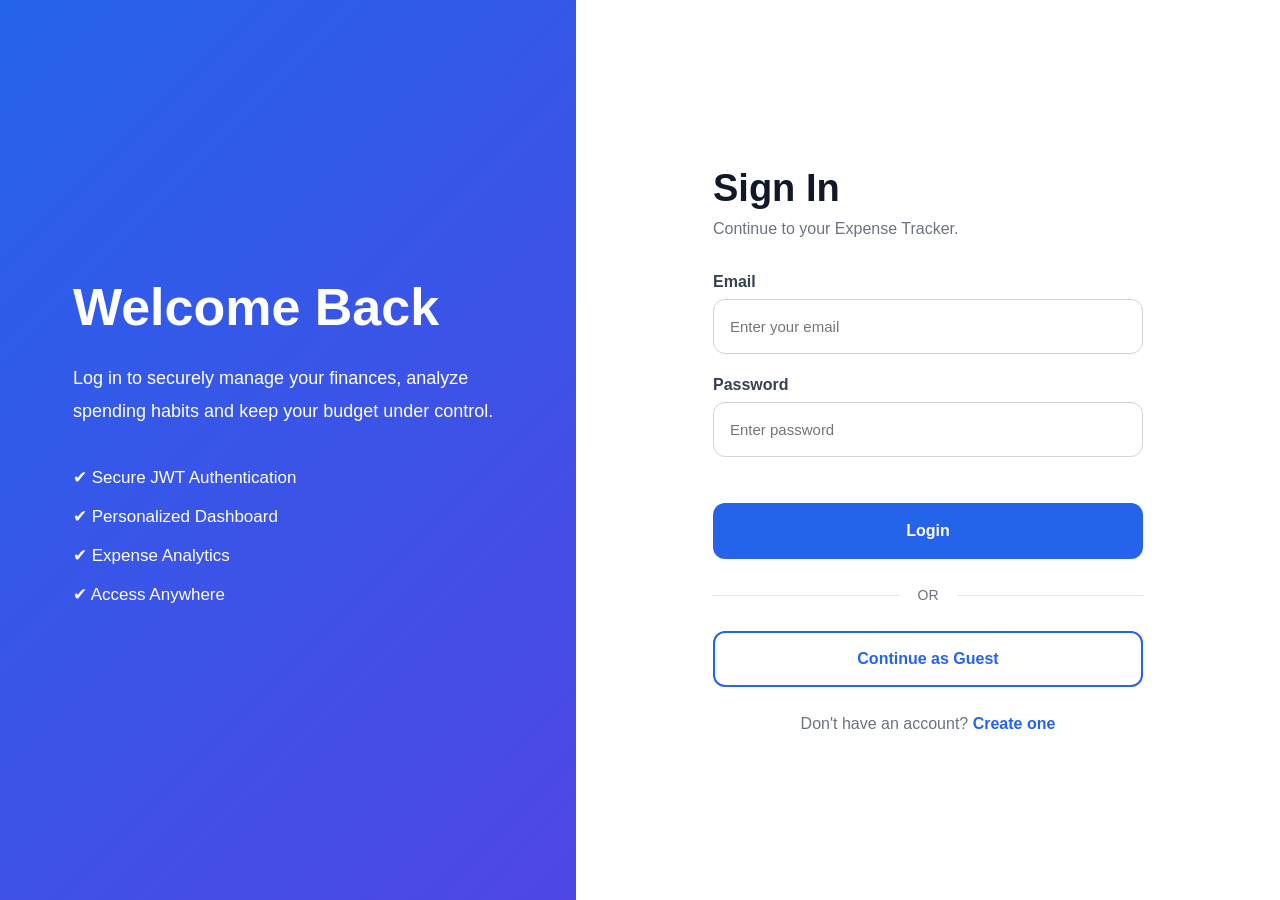
<file: Expense-Tracker/Frontend/index.html>
<!DOCTYPE html>
<html lang="en">

<head>

    <meta charset="UTF-8">
    <meta name="viewport" content="width=device-width, initial-scale=1.0">

    <title>Login</title>

    <link rel="stylesheet" href="CSS/login.css">
    <link rel="stylesheet" href="CSS/register.css">

</head>

<body>

<div class="container">

    <!-- Left Panel -->

    <section class="left-panel">

        <div class="overlay">
            <h1>Welcome Back</h1>

            <p>
                Log in to securely manage your finances,
                analyze spending habits and keep your
                budget under control.
            </p>

            <ul>

                <li>✔ Secure JWT Authentication</li>

                <li>✔ Personalized Dashboard</li>

                <li>✔ Expense Analytics</li>

                <li>✔ Access Anywhere</li>

            </ul>
        </div>
    </section>


    <!-- Right Panel -->

    <section class="right-panel">

        <div class="card">
            <h2>Sign In</h2>

            <p class="subtitle">

                Continue to your Expense Tracker.

            </p>

                <div class="input-group">

                    <label>Email</label>

                    <input
                            type="email"
                            id="email"
                            placeholder="Enter your email">
                            
                </div>


                <div class="input-group">
                    <label>Password</label>

                    <div class="password-box">

                        <input
                                type="password"
                                id="password"
                                placeholder="Enter password">
                    </div>

                    <small class="login-error"></small>
                </div>


                <button
                        class="primary-btn js-login-btn"
                        type="submit"
                        onclick="loginUser()">
                    Login
                </button>

            <div class="divider">

                <span>OR</span>

            </div>


            <button
                    class="guest-btn"
                    id="guestLogin"
                    onclick="guestMode()">
                Continue as Guest
            </button>

            <p class="register-link">

                Don't have an account?

                <a href="register.html">

                    Create one

                </a>
            </p>
        </div>
    </section>
</div>

        <!--Loading effect-->
        <div class="loading-effect hidden-loader">
            <div class="spinner"></div>
        </div>

<script src="JS/api.js"></script>
<script src="JS/login.js"></script>
<script src="JS/guestMode.js"></script>

</body>

</html>
</file>
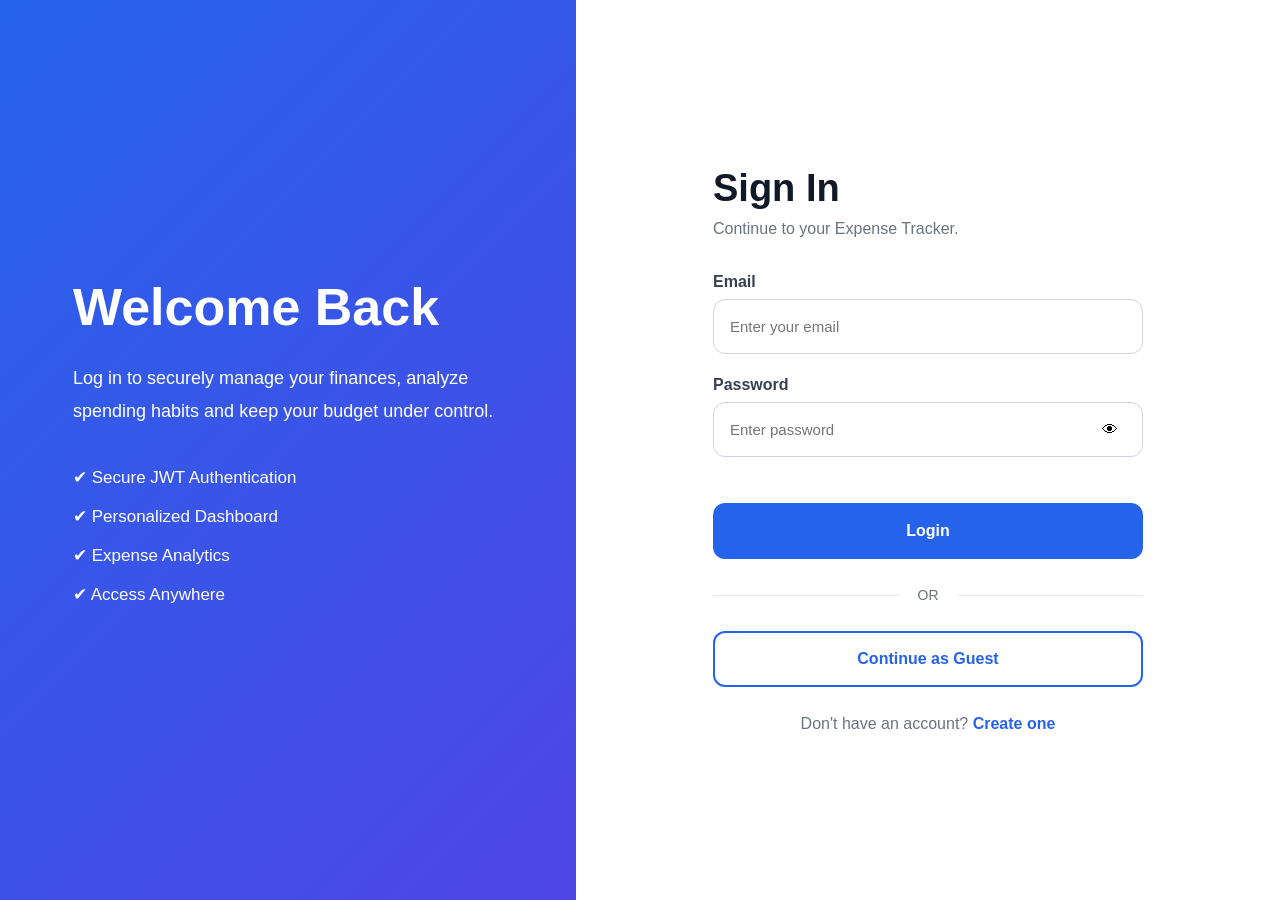
<file: Expense-Tracker/Frontend/login.html>
<!DOCTYPE html>
<html lang="en">

<head>

    <title>Login</title>

    <link rel="stylesheet" href="CSS/login.css">
    <link rel="stylesheet" href="CSS/register.css">

</head>

<body>

<div class="container">

    <!-- Left Panel -->

    <section class="left-panel">

        <div class="overlay">
            <h1>Welcome Back</h1>

            <p>
                Log in to securely manage your finances,
                analyze spending habits and keep your
                budget under control.
            </p>

            <ul>

                <li>✔ Secure JWT Authentication</li>

                <li>✔ Personalized Dashboard</li>

                <li>✔ Expense Analytics</li>

                <li>✔ Access Anywhere</li>

            </ul>
        </div>
    </section>


    <!-- Right Panel -->

    <section class="right-panel">

        <div class="card">
            <h2>Sign In</h2>

            <p class="subtitle">

                Continue to your Expense Tracker.

            </p>

                <div class="input-group">

                    <label>Email</label>

                    <input
                            type="email"
                            id="email"
                            placeholder="Enter your email">
                            
                </div>


                <div class="input-group">
                    <label>Password</label>

                    <div class="password-box">

                        <input
                                type="password"
                                id="password"
                                placeholder="Enter password">

                        <span id="togglePassword">
                            👁
                        </span>
                    </div>

                    <small class="login-error"></small>
                </div>


                <button
                        class="primary-btn js-login-btn"
                        type="submit"
                        onclick="loginUser()">
                    Login
                </button>

            <div class="divider">

                <span>OR</span>

            </div>


            <button
                    class="guest-btn"
                    id="guestLogin"
                    onclick="guestMode()">
                Continue as Guest
            </button>

            <p class="register-link">

                Don't have an account?

                <a href="register.html">

                    Create one

                </a>
            </p>
        </div>
    </section>
</div>

<script src="JS/login.js"></script>
<script src="JS/guestMode.js"></script>

</body>

</html>
</file>
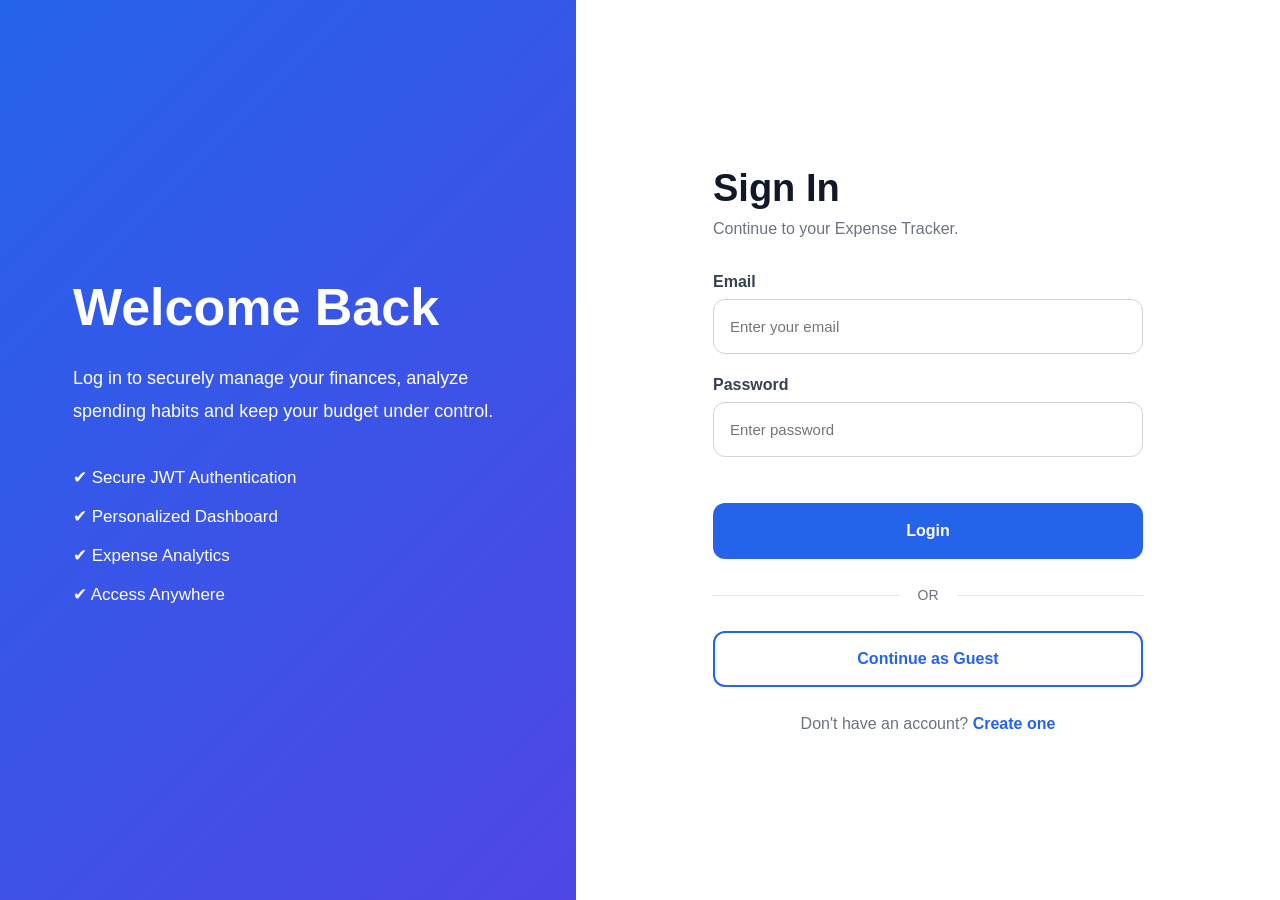
<file: Expense-Tracker/Frontend/main-page.html>
<!DOCTYPE html>
<html>
    <head>

        <meta charset="UTF-8">
        <meta name="viewport" content="width=device-width, initial-scale=1.0">

        <title>Expense Tracker</title>

        <link rel="stylesheet" href="CSS/main-page.css">
        <link rel="stylesheet" href="CSS/leftSection.css">
        <link rel="stylesheet" href="CSS/middleSection.css">
        <link rel="stylesheet" href="CSS/rightSection.css">
        <link rel="stylesheet" href="CSS/editPopup.css">
        <link rel="stylesheet" href="CSS/singOutPopup.css">
        <link rel="stylesheet" href="CSS/summary.css">
        <title>Expense Tracker</title>
        
    </head>

    <body>
        <section>
            <div class="css-body">

                <button class="menu-toggle" onclick="toggleSidebar()">
                    <img class="hamburger-img" src="Images/hamburger-icon.png">
                </button>

                <img src="Images/logout.png"
                             class="logout-icon"
                             onclick="showLogoutPopup()"
                             title="Logout">
                        
                <div class="left-section">
                    <img src="Images/LOGO.png" class="logo-img"/>

                    <button class="dash-button" onclick="setActive(this)">DASHBOARD</button>
                    <button class="transaction-button" onclick="setActive(this)">TRANSACTIONS</button>
                    <button class="summary-button" onclick="
                    showSummaryTab()
                    setActive(this)
                    ">SUMMARY</button>
                </div>

                <div class="middle-section">
                        <h2 class="header-1">Expense Tracker</h2>
                    

                    <div class="expense-dashboard">

                        <div class="curr-balance">
                            <p>Current Balance</p>
                            <div class="balance"></div>
                        </div>

                        <div class="total-income">
                            <p>Total income</p>
                            <div class="income-dashboard"></div>
                        </div>

                        <div class="expense">
                            <p>Expense</p>
                            <div class="expense-class"></div>
                        </div>
                    </div> <!--Expense-dashboard-->

                    <div class="form-section">

                        <h2>Add Transaction</h2>
                        <div class="input-container">

                            <input placeholder="Enter description" class="description-input" type="text">

                            <input placeholder="Amount" class="amount-input" type="number">

                            <div class="checkbox">
                                <label class="income-checkbox">
                                    <input type="radio" class="income-checkbox-text" name="TransactionType" value="income"> 
                                    <span class="label-text">Income</span>
                                </label>
                                <label class="expense-checkbox">
                                    <input type="radio" class="expense-checkbox-text" name="TransactionType" value="expense"> 
                                    <span class="label-text">Expense</span>
                                </label>
                            </div>
                            

                            <button class="add-button" onclick="sendData()">Add</button>
                        </div>
                    </div>

                </div> <!--middle-section-->
                
                <div class="right-section">
                    <div>
                        <h2 class="header-2">Transactions</h2>
                    </div>
                    

                    <div class="transaction-container">

                        <div class="transaction-header">
                            <div class="transaction-title">Title</div>
                            <div>Date</div>
                            <div>Amount</div>
                            <div>Type</div>
                            <div>Action</div>
                        </div>
                        
                        <div class="dynamic-transaction">
                            
                        </div>
                    </div> <!--transaction container-->
                </div> <!--right-section-->

                <!--Summary tab-->
                <div class="summary-section">

                    <h2 class="summary-header">
                        Monthly Summary
                    </h2>

                    <div class="summary-filter-container">

                        <select class="month-select">
                            <option value="" selected disabled>
                                Select Month
                            </option>

                            <option value="1">January</option>
                            <option value="2">February</option>
                            <option value="3">March</option>
                            <option value="4">April</option>
                            <option value="5">May</option>
                            <option value="6">June</option>
                            <option value="7">July</option>
                            <option value="8">August</option>
                            <option value="9">September</option>
                            <option value="10">October</option>
                            <option value="11">November</option>
                            <option value="12">December</option>
                            
                        </select>

                        <select class="year-select">
                            <option value="" selected disabled>
                                Select Year
                            </option>

                            <option>2026</option>
                            <option>2025</option>
                        </select>

                        <button class="show-summary-button" onclick="getMonthlySummary()">
                            Show Summary
                        </button>

                    </div>

                    <div class="summary-dashboard">

                        <div class="summary-card income-card">
                            <p>Income</p>
                            <div class="monthly-income">$0</div>
                        </div>

                        <div class="summary-card expense-card">
                            <p>Expense</p>
                            <div class="monthly-expense">$0</div>
                        </div>

                        <div class="summary-card balance-card">
                            <p>Savings</p>
                            <div class="monthly-balance">$0</div>
                        </div>

                    </div>

                    
                        <div class="summary-transaction-container">

                            <div class="summary-transaction-mainTitle">
                                
                            </div>
                        <div class="summary-transaction-header hide-summary">
                            <div class="summary-transaction-title">Title</div>
                            <div>Date</div>
                            <div>Amount</div>
                            <div>Type</div>
                            <div>Action</div>
                        </div>
                        
                        <div class="summary-dynamic-transaction">
                            
                        </div>
                    </div> <!--transaction container-->
                    

                </div> <!--summary tab-->
            </div> <!--css-body-->
        </section>

        <!--Edit popup apperance after clicking the edit button-->

        <div id="overlay" class="overlay hidden">

            <div class="edit-popup">

                <h2>Edit Transaction</h2>

                <label class="edit-popup-headings">Title</label>
                <input type="text" class="title-input" id="edit-title">

                <label class="edit-popup-headings">Amount</label>
                <input type="number" class="amt-input" id="edit-amount">

                <label class="edit-popup-headings">Type</label>

                <div class="radio-group">
                    <input type="radio"
                        name="edit-type"
                        id="edit-income"
                        value="income">

                    <label for="edit-income">Income</label>

                    <input type="radio"
                        name="edit-type"
                        id="edit-expense"
                        value="expense">

                    <label for="edit-expense">Expense</label>
                </div>

                <label class="edit-popup-headings">Date</label>
                <input type="date"
                    class="date-input"
                    id="edit-date"
                    readonly>

                <div class="buttons">
                    <button id="save-btn" onclick="sendUpdatedTransaction()">Save</button>
                    <button id="cancel-btn" onclick="hidePopup1()">Cancel</button>
                </div>

            </div> <!--edit-popup-->
        </div> <!--overlay-->

        <!-- Logout Popup -->
        <div id="logout-overlay" class="overlay hidden">

            <div class="logout-popup">

                <h2>Sign Out</h2>

                <p>Are you sure you want to sign out?</p>

                <div class="buttons">

                    <button id="cancel-logout-btn"
                            onclick="hideLogoutPopup()">
                        Cancel
                    </button>

                    <button id="logout-btn"
                            onclick="logout()">
                        Sign Out
                    </button>

                </div>

            </div>

        </div>

        <!--showing confirmation message-->
        <div class="edit-successful lost">
            <div class="edit-successful-border">
                <img class="transaction-success-img" src="Images/success.png">
                <p class="transaction-success-label">Transaction updated</p>
            </div>
        </div>

        <!--Loading effect-->
        <div class="loading-effect hidden-loader">
            <div class="spinner"></div>
        </div>

        <script src="JS/api.js"></script>
        <script src="JS/transactions.js"></script>
        <script src="JS/UI.js"></script>
        <script src="JS/popup.js"></script>
        <script src="JS/guestMode.js"></script>
        <script src="JS/main-page.js"></script>
        
    </body>
</html>
</file>
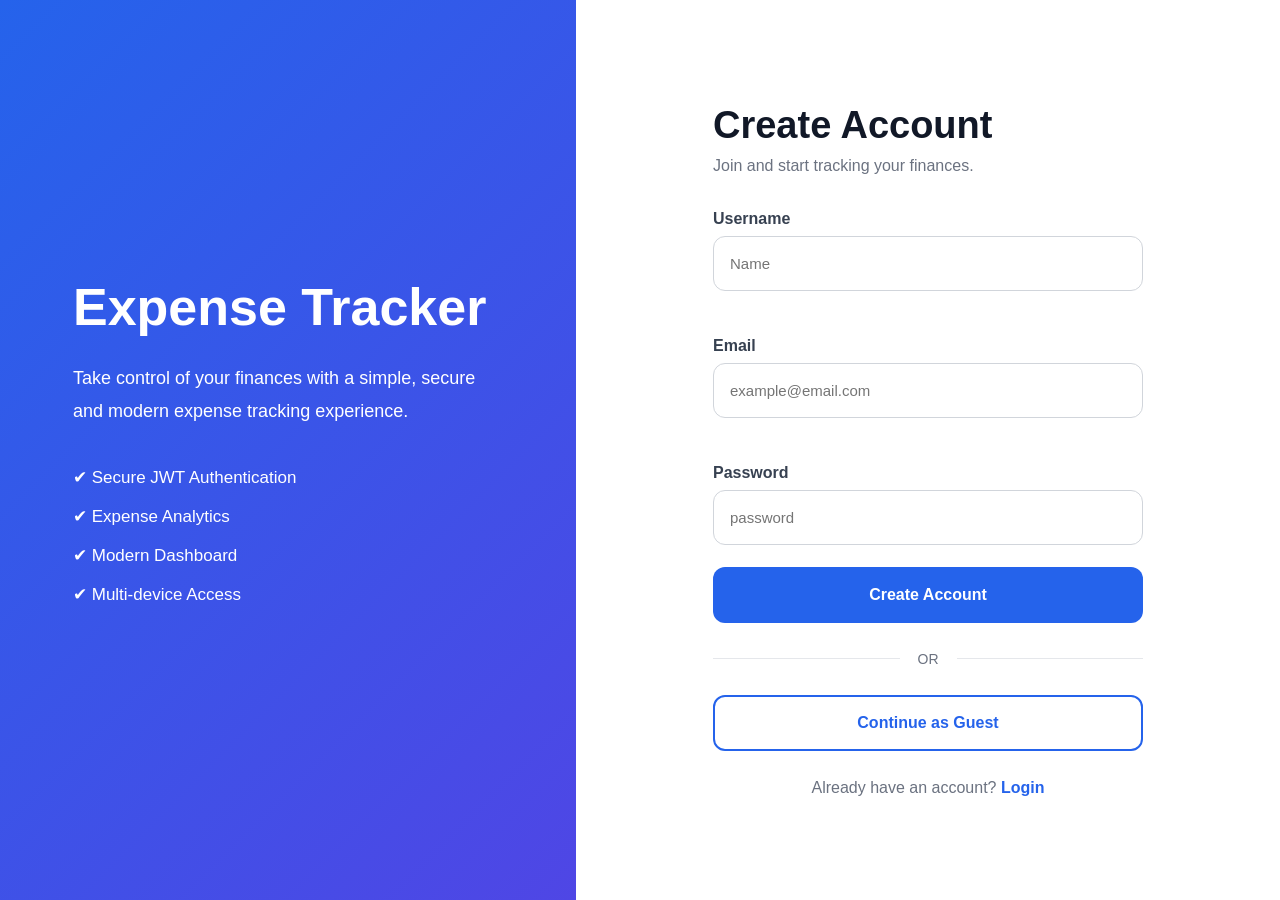
<file: Expense-Tracker/Frontend/register.html>
<!DOCTYPE html>
<html lang="en">

<head>

    <meta charset="UTF-8">
    <meta name="viewport"
          content="width=device-width, initial-scale=1.0">

    <title>Create Account</title>

    <link rel="stylesheet" href="CSS/register.css">
    <link rel="stylesheet" href="CSS/login.css">

</head>

<body>

<div class="container">

    <!-- Left Side -->

    <section class="left-panel">

        <div class="overlay">

            <h1>Expense Tracker</h1>

            <p>
                Take control of your finances with a simple, secure
                and modern expense tracking experience.
            </p>

            <ul>

                <li>✔ Secure JWT Authentication</li>

                <li>✔ Expense Analytics</li>

                <li>✔ Modern Dashboard</li>

                <li>✔ Multi-device Access</li>

            </ul>

        </div>

    </section>


    <!-- Right Side -->

    <section class="right-panel">

        <div class="card">

            <h2>Create Account</h2>

            <p class="subtitle">
                Join and start tracking your finances.
            </p>

                <div class="input-group">

                    <label>Username</label>

                    <input
                            type="text"
                            id="username"
                            placeholder="Name">

                    <small class="username-error"></small>

                </div>


                <div class="input-group">

                    <label>Email</label>

                    <input
                            type="email"
                            id="email"
                            placeholder="example@email.com">

                    <small class="email-error"></small>

                </div>


                <div class="input-group">

                    <label>Password</label>

                    <div class="password-box">

                        <input
                                type="password"
                                id="password"
                                placeholder="password">

                    </div>

                    <small class="error"></small>

                </div>

                <button
                        class="primary-btn js-createAccount-btn"
                        type="submit"
                        onclick="registerUser()">

                    Create Account

                </button>

            <div class="divider">

                <span>OR</span>

            </div>


            <button
                    class="guest-btn"
                    id="guestLogin"
                    onclick="guestMode()">

                Continue as Guest

            </button>


            <p class="login-link">

                Already have an account?

                <a href="index.html">

                    Login

                </a>

            </p>

        </div>

    </section>

</div>

        <!--Loading effect-->
        <div class="loading-effect hidden-loader">
            <div class="spinner"></div>
        </div>

<script src="JS/api.js"></script>
<script src="JS/register.js"></script>
<script src="JS/guestMode.js"></script>

</body>

</html>
</file>
<file: Expense-Tracker/Frontend/CSS/login.css>
.register-link{

    margin-top:28px;
    text-align:center;
    color:#6b7280;
}

.register-link a{
    color:#2563eb;
    text-decoration:none;
    font-weight:600;
}

.register-link a:hover{
    text-decoration:underline;
}

/*-----Loading effect-----*/

.loading-effect{
    position: fixed;
    top: 0;
    left: 0;
    width: 100%;
    height: 100%;
    background: rgba(0,0,0,0.45);
    z-index: 9999;
    display: flex;
    justify-content: center;
    align-items: center;
}
.hidden-loader{
    display: none;
}
.spinner{
    width: 50px;
    height: 50px;
    border: 5px solid #f3f3f3;
    border-top: 5px solid #4e6b7e;
    border-radius: 50%;
    animation: spin 1s linear infinite;
}
@keyframes spin {
    0%{transform: rotate(0deg); }
    50% {transform: rotate(100deg);}
    100% {transform: rotate(360deg); }
}
</file>
<file: Expense-Tracker/Frontend/CSS/register.css>
*{
    margin:0;
    padding:0;
    box-sizing:border-box;
    font-family:"Segoe UI",sans-serif;
}

body{
    background:#edf2ff;
}

.container{

    display:flex;
    min-height:100vh;
}

/* LEFT PANEL */

.left-panel{

    width:45%;
    background:linear-gradient(135deg,#2563eb,#4f46e5);
    color:white;
    display:flex;
    justify-content:center;
    align-items:center;
    padding:70px;

}

.overlay{
    max-width:430px;
}

.overlay h1{

    font-size:52px;
    margin-bottom:25px;
}

.overlay p{

    line-height:1.8;
    font-size:18px;
    margin-bottom:40px;
}

.overlay ul{

    list-style:none;
}

.overlay li{
    margin-bottom:18px;
    font-size:17px;
}

/* RIGHT PANEL */
.right-panel{

    width:55%;
    display:flex;
    justify-content:center;
    align-items:center;
    background:white;
}

.card{

    width:430px;
}

.card h2{

    font-size:38px;
    margin-bottom:10px;
    color:#111827;
}

.subtitle{

    color:#6b7280;
    margin-bottom:35px;
}

/* INPUTS */
.input-group{

    margin-bottom:22px;
}

label{

    display:block;
    margin-bottom:8px;
    font-weight:600;
    color:#374151;
}

input{

    width:100%;
    height:55px;
    border:1px solid #d1d5db;
    border-radius:12px;
    padding:0 16px;
    font-size:15px;
    transition:.25s;
}

input:focus{

    outline:none;
    border-color:#2563eb;
    box-shadow:0 0 0 4px rgba(37,99,235,.15);
}

.password-box{

    position:relative;
}

.password-box span{

    position:absolute;
    top:50%;
    right:18px;
    transform:translateY(-50%);
    cursor:pointer;
}

.email-error, .username-error, .login-error{

    display:block;
    color:#ef4444;
    margin-top:6px;
    min-height:18px;
    font-size: 15px;
    font-weight: bold;
}


/* BUTTONS */

#togglePassword{
    cursor: pointer;
    display: flex;
    align-items: center;
    justify-content: center;
    height: 30px;
    width: 30px;
    background: white;
    border-radius: 4px;
}
#togglePassword:hover{
    background-color: #c8cbd2;
}
.primary-btn{

    width:100%;

    height:56px;

    border:none;

    border-radius:12px;

    background:#2563eb;

    color:white;

    font-size:16px;

    font-weight:600;

    cursor:pointer;

    transition:.25s;

}

.primary-btn:hover{

    background:#1d4ed8;

}

.divider{

    display:flex;

    align-items:center;

    text-align:center;

    margin:28px 0;

}

.divider::before,
.divider::after{

    content:"";

    flex:1;

    height:1px;

    background:#e5e7eb;

}

.divider span{

    padding:0 18px;

    color:#6b7280;

    font-size:14px;

}

.guest-btn{

    width:100%;

    height:56px;

    border:2px solid #2563eb;

    background:white;

    color:#2563eb;

    border-radius:12px;

    font-size:16px;

    font-weight:600;

    cursor:pointer;

    transition:.25s;

}

.guest-btn:hover{

    background:#2563eb;

    color:white;

}


/* FOOTER */

.login-link{

    margin-top:28px;

    text-align:center;

    color:#6b7280;

}

.login-link a{

    color:#2563eb;

    text-decoration:none;

    font-weight:600;

}

.login-link a:hover{

    text-decoration:underline;

}


/* RESPONSIVE */

@media(max-width:900px){

    .left-panel{

        display:none;

    }

    .right-panel{

        width:100%;

        padding:40px;

    }

    .card{

        width:100%;

        max-width:430px;

    }

}
</file>
<file: Expense-Tracker/Frontend/CSS/main-page.css>
body{
    background-color: rgb(244, 237, 237);
    color: rgb(0, 0, 0);
    font-family: Arial, Helvetica, sans-serif;
}

.css-body{
    display: flex;
    flex-shrink: 1;
    gap: 20px;
    height: 100vh;
    position: relative;
}
.logout-icon{
    position: absolute;
    background-color: transparent;
    top: 10px;
    right: 15px;
    width: 50px;
    height: 50px;
    cursor: pointer;
    transition: transform .2s ease, opacity .2s ease;
    z-index: 9999;
}

.logout-icon:hover{
    transform: scale(1.15);
    opacity: .75;
}
.header-1, .header-2{
    margin-top: 0;
}
.header-1{
    color: #1e293b;
    font-size: 40px;
    font-weight: 700;
}

/*-----  Updated layout after the transaction button is pressed  -----*/

/* Smooth animation */
.middle-section,
.right-section{
    transition: all 0.4s ease;
}
.middle-section{
    transform: translateX(0);
}

.transaction-view .middle-section{
    transform: translateX(-30px);
}
/* Transaction mode */
.transaction-view .middle-section{
    flex: 0;
    width: 0;
    opacity: 0;
    overflow: hidden;
    padding: 0;
}

.transaction-view .right-section{
    flex: 1;
    max-width: none;
}

/* ==========================
   Transaction View Animation
   ========================== */

.middle-section,
.right-section{
    transition: all 0.4s ease;
}

.transaction-view .middle-section{
    flex: 0;
    width: 0;
    opacity: 0;
    overflow: hidden;
    padding: 0;
    pointer-events: none;
}

.transaction-view .right-section{
    flex: 1;
    max-width: none;
}
.right-section{
    margin-right: 50px;
}

/* =========================================
   RESPONSIVE DESIGN
   ========================================= */

.menu-toggle {
    display: none;

    position: fixed;
    top: 15px;
    left: 15px;

    width: 45px;
    height: 45px;

    padding: 8px;

    border: none;
    border-radius: 8px;

    background: white;

    cursor: pointer;

    z-index: 10000;
}

.hamburger-img {
    width: 100%;
    height: 100%;
    object-fit: contain;
}

.menu-toggle:hover {
    background: #f3f3f3;
}


/* =========================================
   SMALL DESKTOP / TABLET
   ========================================= */

@media (max-width: 1100px) {

    .menu-toggle {
        display: flex;
        align-items: center;
        justify-content: center;
    }

    .header-1{
        margin-left: 55px;
    }

    /* Main content uses available space */

    .middle-section {
        flex: 1;
        min-width: 0;
        max-width: none;
        width: auto;
        padding: 20px 30px;
    }

    .right-section {
        max-width: none;
        margin-right: 20px;
    }

    /* Summary no longer assumes 220px sidebar */

    .summary-section {
        left: 0;
        right: 0;
    }
}


/* =========================================
   SIDEBAR OPEN
   ========================================= */

@media (max-width: 1100px) {

    .sidebar-open .left-section {
        width: 220px;
        padding-top: 30px;
    }

    .sidebar-open .left-section .logo-img,
    .sidebar-open .left-section .dash-button,
    .sidebar-open .left-section .transaction-button,
    .sidebar-open .left-section .summary-button {
        display: block;
    }
}

@media (max-width: 700px) {

    /* Dashboard mobile view */
    .css-body:not(.transaction-view):not(.summary-open) .right-section {
        display: none;
    }

    .css-body:not(.transaction-view):not(.summary-open) .middle-section {
        flex: 1;
        width: 100%;
        max-width: none;
    }

}

@media (max-width: 1100px) {

    /* When hamburger menu is open,
       hide all page content */

    .css-body.sidebar-open .middle-section,
    .css-body.sidebar-open .right-section,
    .css-body.sidebar-open .summary-section {
        display: none;
    }

    .logout-icon {
        width: 45px;
        height: 45px;
        top: 12px;
        right: 15px;
    }
}
@media (max-width: 600px) {


    .header-1 {
        margin: 0;
        padding: 0 60px;
        text-align: center;
        font-size: 28px;
        margin-top: 20px;
        margin-bottom: 20px;
        line-height: 1.2;
    }

    .logout-icon {
        width: 45px;
        height: 45px;
        top: 12px;
        right: 15px;
    }

    .menu-toggle {
        top: 12px;
        left: 15px;
        width: 45px;
        height: 45px;
    }

    .middle-section {
        width: 100%;
        max-width: none;
        padding: 20px 15px;
        box-sizing: border-box;
    }

    .expense-dashboard {
        display: flex;
        flex-direction: column;
        gap: 15px;
    }

    .curr-balance,
    .total-income,
    .expense {
        width: 100%;
        min-width: 0;
        height: 170px;
        box-sizing: border-box;
    }

    .balance,
    .income-dashboard,
    .expense-class {
        font-size: 28px;
    }

    .right-section {
        width: 100%;
        max-width: none;
        margin: 0;
        padding: 15px;
        box-sizing: border-box;
    }

    .input-container {
        width: 100%;
        box-sizing: border-box;
    }
}
</file>
<file: Expense-Tracker/Frontend/CSS/leftSection.css>
.left-section{
    width: 220px;
    flex-shrink: 0;
    height: 100vh;

    background-color: rgb(80,42,186);

    display:flex;
    flex-direction:column;
    align-items:center;

    padding-top:30px;
}
.left-section {
    transition: width 0.3s ease, padding 0.3s ease;
}
.logo-img{
    height: 100px;
    width: 100px;
    background: transparent;
    margin-bottom: 50px;
}
.dash-button,
.transaction-button,
.summary-button{
    width: 180px;
    text-align:left;
    padding:12px 20px;
    border-radius:8px;
    cursor: pointer;
}
.dash-button:hover,
.transaction-button:hover,
.summary-button:hover{
    background-color: rgba(255,255,255,0.15);
    color:white;
}

.active-button{
    background-color: rgba(255,255,255,0.15);
    color: white;
    font-weight: bold;
}

@media (max-width: 1100px) {

    .left-section {
        width: 0;
        min-width: 0;
        padding: 0;
        overflow: hidden;
    }

    .left-section .logo-img,
    .left-section .dash-button,
    .left-section .transaction-button,
    .left-section .summary-button {
        display: none;
    }

    .sidebar-open .left-section {
        width: 220px;
        padding-top: 30px;
    }

    .sidebar-open .left-section .logo-img,
    .sidebar-open .left-section .dash-button,
    .sidebar-open .left-section .transaction-button,
    .sidebar-open .left-section .summary-button {
        display: block;
    }
}
@media (max-width: 1100px) {

    .sidebar-open .left-section {
        position: relative;
        z-index: 9999;
    }

}
</file>
<file: Expense-Tracker/Frontend/CSS/middleSection.css>
.middle-section{
    flex: 1;
    min-width: 0;
    max-width: 1000px;
    padding: 20px;
    border-radius: 10px;
}
.expense-dashboard{
    display: flex;
    gap: 20px;
    flex-wrap: wrap;
}
.curr-balance,
.total-income,
.expense{
    width: 220px;
    height: 140px;

    padding: 20px;
    border-radius: 16px;

    display: flex;
    flex-direction: column;
    justify-content: space-between;

    box-shadow: 0 4px 15px rgba(0,0,0,0.08);

    transition: transform 0.2s ease;
}
.curr-balance{
    background: linear-gradient(135deg,#9394ca,#8b5cf6);
    color:white;
}

.total-income{
    background: linear-gradient(135deg,#7ec9b0,#34d399);
    color:white;
}

.expense{
    background: linear-gradient(
        135deg,
        #d06e6e,
        #ef4444
    );
    color:white;
}
.curr-balance:hover,
.total-income:hover,
.expense:hover{
    transform: translateY(-4px);
}
.balance,
.income-dashboard,
.expense-class{
    font-size: 32px;
    font-weight: bold;
}
.curr-balance p, .expense p,
.total-income p{
    margin: 0;
}

.right-section{
    flex: 1;
    max-width: 550px;
    padding: 20px;
    border-radius: 10px;
}
/*-----Input container-----*/

.input-container{
    display:flex;
    flex-wrap:wrap;

    gap:25px;

    margin-top:20px;

    background:white;

    padding:25px;

    border-radius:12px;

    box-shadow:0 2px 10px rgba(0,0,0,0.15);

    max-width:900px;
}
.description-input,
.amount-input{
    border: none;
    padding: 5px;
    flex:1 1 150px;

    height:40px;
    box-shadow: 0 2px 5px rgba(0,0,0,0.08);
    font-size:14px;
}
.description-input:focus, .amount-input:focus{
    outline: none;
}
.income-checkbox, .expense-checkbox{
    display: flex;
    align-items: center;
    width: 80px;
    margin-right: 10px;
    cursor: pointer;
}
.income-checkbox-text, .expense-checkbox-text{
    cursor: pointer;
}
.label-text{
    margin-left: 5px;
}
.add-button{
    width:120px;
    height:40px;
    border-radius:8px;
    cursor: pointer;
}
.add-button:hover{
    border: none;
    background-color: rgb(99, 196, 99);
    box-shadow: 1px 3px 3px 1px rgba(0, 0, 0, 0.1);
    color: white;
}
.checkbox{
    display: flex;
    align-items: center;
    justify-content: center;
}

/* =========================================
   RESPONSIVE DASHBOARD
   ========================================= */

@media (max-width: 800px) {

    .middle-section {
        padding: 20px;
    }

    .header-1 {
        font-size: 32px;
    }

    .expense-dashboard {
        gap: 15px;
    }

    .curr-balance,
    .total-income,
    .expense {
        flex: 1 1 200px;
        width: auto;
        min-width: 180px;
    }

    .balance,
    .income-dashboard,
    .expense-class {
        font-size: clamp(20px, 5vw, 30px);

        white-space: nowrap;
        overflow: hidden;
        text-overflow: ellipsis;
    }
}
</file>
<file: Expense-Tracker/Frontend/CSS/rightSection.css>
/*-----Transaction-Section-----*/
.transaction-container{
    background:white;

    border:none;

    border-radius:12px;

    box-shadow:0 2px 10px rgba(0,0,0,0.15);

    padding:20px;
    width: 100%;
    height:800px;
    overflow-y: auto;
}
.transaction-header{
    display: grid;
    grid-template-columns: 2fr 1.5fr 1.5fr 1.2fr 0.8fr;

    font-weight:bold;
    padding:10px;
    border-bottom:2px solid #ccc;
    align-items:center;
}

.transaction-header div:nth-child(2),
.transaction-header div:nth-child(3),
.transaction-header div:nth-child(4),
.transaction-header div:nth-child(5){
    text-align:center;
}
.transaction-title{
    margin-left: 10px;

    white-space: nowrap;
    overflow: hidden;
    text-overflow: ellipsis;
}
.transaction-row{
    display:grid;

    grid-template-columns:
        2fr
        1.5fr
        1.5fr
        1.2fr
        0.8fr;

    padding:12px 10px;

    border-bottom:1px solid #ddd;

    align-items:center;
}
.transaction-row > div {
    min-width: 0;
}

.transaction-row > div:first-child {
    white-space: nowrap;
    overflow: hidden;
    text-overflow: ellipsis;
}

.transaction-row > div:nth-child(3) {
    white-space: nowrap;
    overflow: hidden;
    text-overflow: ellipsis;
}
.transaction-row div:nth-child(2),
.transaction-row div:nth-child(3),
.transaction-row div:nth-child(4),
.transaction-row div:nth-child(5){
    text-align:center;
}
.transaction-row div:nth-child(5){
    display:flex;
    justify-content:center;
    align-items:center;
}
.delete-button{
    background-color:#ffffff;
    display: flex;
    width: 35px;
    height: 35px;
    
    align-items: center;
    justify-content: center;

    border:none;

    padding: 10px;

    border-radius:8px;

    cursor:pointer;

    font-weight:600;
}
.delete-img{
    padding: 5px;
    display: flex;
    height: 22px;
    width: 25px;
}
.delete-button-div{
    display: flex;
    align-items: center;
    padding: 5px;
}

.delete-button:hover{
    background-color: #e6d8d8;
}
.income-type{
    color:#88cda1;
    font-weight:600;
}

.expense-type{
    color:#b43030;
    font-weight:600;
}
.date-column{
    white-space: nowrap;
}
.menu-container{
    position: relative;
    display: inline-block;
}
.dropdown-options{
    position: absolute;
    top: 100%;
    right: 0;

    width: 70px;

    background: white;

    border-radius: 12px;
    box-shadow: 0 4px 12px rgba(0,0,0,.15);

    display: none;

    padding: 8px;
    z-index: 1000;
    gap: 5px;
}
.dropdown-options.show{
    display: flex;
    flex-direction: column;
    align-items: center;
}
.dropdown-options button{
    width:100%;

    border:none;

    background:white;

    padding:10px 14px;

    text-align:left;

    cursor:pointer;
}

.dropdown-options button:hover{
    background:#f3f4f6;
}
.three-dots{
    width:32px;
    height:32px;

    border:none;
    border-radius:50%;

    background:transparent;

    font-size:18px;
    font-weight:bold;

    cursor:pointer;

    display:flex;
    justify-content:center;
    align-items:center;
}

.three-dots:hover{
    background:#f3f4f6;
}

.edit-button{
    background-color: #ffffff;

    display: flex;
    align-items: center;
    justify-content: center;

    width: 35px;
    height: 35px;

    border: none;
    border-radius: 8px;

    cursor: pointer;
}
.edit-button,
.delete-button{
    width: 50px;
    height: 40px;

    border: none;
    border-radius: 10px;

    display: flex;
    align-items: center;
    justify-content: center;

    cursor: pointer;
}
.edit-button:hover{
    background-color: #e6d8d8;
}

.edit-img, .delete-img{
    width: 20px;
    height: 18px;

    object-fit: contain;
    display: block;
}

/* =========================================
   RESPONSIVE TRANSACTIONS
   ========================================= */

@media (max-width: 1100px) {

    .right-section {
        width: 100%;
        max-width: none;
        margin-right: 0;
        padding: 20px;
    }

    .transaction-container {
        width: 100%;
    }
}


@media (max-width: 600px) {

    .right-section {
        padding: 15px;
    }

    .header-2{
        margin-left: 10px;
        margin-top: 20px;
    }
    .transaction-container {
        margin-top: 20px;
        max-width: 320px;
        padding: 10px;
        overflow-x: auto;
    }

    .transaction-header,
    .transaction-row {
        min-width: 600px;
    }

    .input-container {
        padding: 15px;
    }

    .description-input,
    .amount-input {
        flex: 1 1 100%;
    }

    .income-checkbox,
    .expense-checkbox {
        width: auto;
    }

    .add-button {
        width: 100%;
    }
}
</file>
<file: Expense-Tracker/Frontend/CSS/editPopup.css>
.overlay{
    position:fixed;
    inset:0;
    background:rgba(0,0,0,0.45);
    display:flex;
    justify-content:center;
    align-items:center;
    z-index:1000;
}
.hidden{
    display:none;
}
.edit-popup{
    width:400px;

    background:white;

    border-radius:12px;

    padding:24px;

    box-shadow:0 10px 30px rgba(0,0,0,0.2);

    display:flex;
    flex-direction:column;
    gap:18px;
}
.edit-popup-headings{
    font-weight: bold;
    margin-top: 10px;
}
.edit-popup h2{
    margin:0;
    text-align:center;
}

.input-group{
    display:flex;
    flex-direction:column;
    gap:6px;
}

.input-group label{
    font-weight:600;
}

.input-group input[type="text"],
.input-group input[type="number"],
.input-group input[type="date"]{
    border: none;
}
.title-input, .amt-input,
.date-input{
    padding: 8px;
    font-size: 18px;
}
.radio-group{
    font-size: 18px;
    display:flex;
    gap:20px;
}

.buttons{
    display: flex;
    justify-content: flex-end;
    gap: 10px;
}

#save-btn,
#cancel-btn{
    padding:10px 18px;
    border:none;
    border-radius:6px;
    cursor:pointer;
    font-size: 15px;
}
#save-btn{
    background:#4caf50;
    color:white;
}
#cancel-btn{
    background:#e0e0e0;
}
#save-btn:hover{
    background: #347436;
    box-shadow: 0 2px 5px rgba(0,0,0,0.18);
}
#cancel-btn:hover{
    background: #c4c3c3;
    box-shadow: 0 2px 5px rgba(0,0,0,0.18);
}

/*-----Transaction success display-----*/
.edit-successful{
    position:fixed;
    inset:0;
    background:rgba(0,0,0,0.45);
    display:flex;
    justify-content:center;
    align-items:center;
    z-index:1000;   
}
.edit-successful-border{
    background-color: #cac6c6;
    display: flex;
    justify-content: center;
    align-items: center;
    padding: 10px 20px;
    gap: 10px;
    border-radius: 6px;
    background: 0px 2px 8px rgba(0,0,0,0.45);
}
.transaction-success-img{
    height: 30px;
}
.transaction-success-label{
    font-weight: bold;
    font-size: 16px;
}
.lost{
    display: none;
}

/*-----Loading effect-----*/

.loading-effect{
    position: fixed;
    top: 0;
    left: 0;
    width: 100%;
    height: 100%;
    background: rgba(0,0,0,0.45);
    z-index: 9999;
    display: flex;
    justify-content: center;
    align-items: center;
}
.hidden-loader{
    display: none;
}
.spinner{
    width: 50px;
    height: 50px;
    border: 5px solid #f3f3f3;
    border-top: 5px solid #4e6b7e;
    border-radius: 50%;
    animation: spin 1s linear infinite;
}
@keyframes spin {
    0%{transform: rotate(0deg); }
    50% {transform: rotate(100deg);}
    100% {transform: rotate(360deg); }
}

@media (max-width: 500px) {

    .edit-popup {
        width: calc(100% - 30px);
        max-width: 400px;
        padding: 18px;
    }

    .radio-group {
        flex-wrap: wrap;
        gap: 10px;
    }

    .buttons {
        flex-wrap: wrap;
    }

    #save-btn,
    #cancel-btn {
        flex: 1;
    }
}
</file>
<file: Expense-Tracker/Frontend/CSS/singOutPopup.css>
.logout-popup{
    background-color: white;
    width: 370px;
    border-radius: 12px;
    padding: 25px;
    box-shadow: 0px 8px 30px rgba(0,0,0,0.25);

    position: absolute;
    top: 50%;
    left: 50%;
    transform: translate(-50%, -50%);
}

.logout-popup h2{
    text-align: center;
    margin-bottom: 18px;
}

.logout-popup p{
    text-align: center;
    color: rgb(90,90,90);
    margin-bottom: 28px;
    font-size: 16px;
}

.logout-popup .buttons{
    display: flex;
    justify-content: space-between;
}

#cancel-logout-btn,
#logout-btn{
    width: 130px;
    height: 40px;
    border: none;
    border-radius: 8px;
    cursor: pointer;
    font-size: 15px;
    transition: 0.2s;
}

#cancel-logout-btn{
    background: rgb(235,235,235);
}

#cancel-logout-btn:hover{
    background: rgb(215,215,215);
}

#logout-btn{
    background: rgb(96, 63, 206);
    color: white;
}

#logout-btn:hover{
    background: rgb(77, 47, 175);
}

.hidden{
    display: none;
}

@media (max-width: 450px) {

    .logout-popup {
        width: calc(100% - 30px);
        padding: 20px;
    }

    .logout-popup .buttons {
        gap: 10px;
    }

    .buttons{
        display: flex;
        flex-direction: column;
        justify-content: space-between;
        align-items:center;
    }

    #cancel-logout-btn,
    #logout-btn {
        width: 50%;
    }
}
</file>
<file: Expense-Tracker/Frontend/CSS/summary.css>
.middle-section,
.right-section{
    transition: all .45s ease;
}

.summary-section{

    flex:1;

    opacity:0;

    transform:translateY(100px);

    transition:
        opacity .45s ease,
        transform .45s ease;

    pointer-events:none;

    position:absolute;

    left:240px;
    right:20px;

    top:0;
}

.summary-header{
    margin-bottom: 30px;
}
.summary-filter-container{
    display:flex;
    gap:15px;

    margin-bottom:30px;
}

.month-select,
.year-select{
    width:180px;
    height:40px;
    border-radius:8px;
    border:1px solid #ccc;
}

.show-summary-button{
    height:40px;
    padding:0 20px;

    border:none;
    border-radius:8px;

    background:#4f46e5;
    color:white;

    cursor:pointer;
}

.summary-dashboard{
    display:flex;
    gap:25px;
    margin-bottom:30px;
}

.summary-card{
    width:260px;
    height:180px;

    border-radius:15px;

    padding:20px;

    color:white;

    display:flex;
    flex-direction:column;
    justify-content:space-between;
}

.income-card{
    background:linear-gradient(
        135deg,
        #10b981,
        #34d399
    );
}

.expense-card{
    background:linear-gradient(
        135deg,
        #ef4444,
        #f87171
    );
}

.balance-card{
    background:linear-gradient(
        135deg,
        #6366f1,
        #8b5cf6
    );
}

.summary-card p{
    font-size:22px;
    margin:0;
}

.monthly-income,
.monthly-expense,
.monthly-balance{
    font-size: clamp(16px, 1.8vw, 28px);
    font-weight: bold;
    white-space: nowrap;
    overflow: hidden;
    text-overflow: ellipsis;
}

.monthly-transaction-container{
    background:white;
    border-radius:15px;
    padding:20px;
    min-height: 200px;
    max-height:450px;

    box-shadow:
        0 2px 10px rgba(0,0,0,0.1);

    overflow-y: auto;
}

.summary-open .middle-section,
.summary-open .right-section{

    opacity:0;

    transform:translateY(-100px);

    pointer-events:none;
}

.summary-open .summary-section{

    opacity:1;

    transform:translateY(0);

    pointer-events:auto;

    padding:30px;
}

/*----Designing the transaction history container-----*/

/*-----Transaction-Section-----*/
.summary-transaction-container{
    background:white;

    border:none;

    border-radius:12px;

    box-shadow:0 2px 10px rgba(0,0,0,0.15);

    padding:20px;
    width: 100%;
    min-height: 350px;
    max-height: 510px;
    overflow-y: auto;
    
}

.summary-transaction-mainTitle{
    width: 100%;
    text-align: center;
    
    margin-bottom:30px;
}

.summary-transaction-header{
    display:grid;
    grid-template-columns: 2fr 1.5fr 2fr 1.5fr 1fr;

    font-weight:bold;
    padding:10px;
    border-bottom:2px solid #ccc;

    align-items:center;
}
.hide-summary{
    display: none;
}
.summary-transaction-header div:nth-child(2),
.summary-transaction-header div:nth-child(3),
.summary-transaction-header div:nth-child(4),
.summary-transaction-header div:nth-child(5){
    text-align:center;
}
.summary-transaction-title{
    margin-left: 10px;
}
.transaction-row{
    display:grid;

    grid-template-columns:
        2fr
        1.5fr
        2fr
        1.5fr
        1fr;

    padding:12px 10px;

    border-bottom:1px solid #ddd;

    align-items:center;
}
.transaction-row div:nth-child(2),
.transaction-row div:nth-child(3),
.transaction-row div:nth-child(4),
.transaction-row div:nth-child(5){
    text-align:center;
}
.transaction-row div:nth-child(5){
    display:flex;
    justify-content:center;
    align-items:center;
}
.delete-button{
    background-color:#ffffff;
    display: flex;
    width: 35px;
    height: 35px;
    
    align-items: center;
    justify-content: center;

    border:none;

    padding: 10px;

    border-radius:8px;

    cursor:pointer;

    font-weight:600;
}
.delete-img{
    padding: 5px;
    display: flex;
    height: 22px;
    width: 25px;
}
.delete-button-div{
    display: flex;
    align-items: center;
    padding: 5px;
}

.delete-button:hover{
    background-color: #e6d8d8;
}
.income-type{
    color:#88cda1;
    font-weight:600;
}

.expense-type{
    color:#b43030;
    font-weight:600;
}
.date-column{
    white-space: nowrap;
}
.menu-container{
    position: relative;
    display: inline-block;
}
.dropdown-options{
    position: absolute;
    top: 100%;
    right: 0;

    width: 70px;

    background: white;

    border-radius: 12px;
    box-shadow: 0 4px 12px rgba(0,0,0,.15);

    display: none;

    padding: 8px;
    z-index: 1000;
    gap: 5px;
}
.dropdown-options.show{
    display: flex;
    flex-direction: column;
    align-items: center;
}
.dropdown-options button{
    width:100%;

    border:none;

    background:white;

    padding:10px 14px;

    text-align:left;

    cursor:pointer;
}

.dropdown-options button:hover{
    background:#f3f4f6;
}
.three-dots{
    width:32px;
    height:32px;

    border:none;
    border-radius:50%;

    background:transparent;

    font-size:18px;
    font-weight:bold;

    cursor:pointer;

    display:flex;
    justify-content:center;
    align-items:center;
}

.three-dots:hover{
    background:#f3f4f6;
}

.edit-button{
    background-color: #ffffff;

    display: flex;
    align-items: center;
    justify-content: center;

    width: 35px;
    height: 35px;

    border: none;
    border-radius: 8px;

    cursor: pointer;
}
.edit-button,
.delete-button{
    width: 50px;
    height: 40px;

    border: none;
    border-radius: 10px;

    display: flex;
    align-items: center;
    justify-content: center;

    cursor: pointer;
}
.edit-button:hover{
    background-color: #e6d8d8;
}

.edit-img, .delete-img{
    width: 20px;
    height: 18px;

    object-fit: contain;
    display: block;
}

/* =========================================
   RESPONSIVE SUMMARY
   ========================================= */

@media (max-width: 1100px) {

    .summary-section {
        left: 0;
        right: 0;
        padding: 20px;
    }

    .summary-dashboard {
        flex-wrap: wrap;
    }

    .summary-card {
        flex: 1 1 220px;
        width: auto;
    }
}


@media (max-width: 700px) {

    .summary-section {
        position: absolute;
        left: 0;
        right: 0;
        top: 0;
        width: 100%;
        padding: 15px;
        box-sizing: border-box;
        z-index: 1;
    }

    .summary-header {
        margin-top: 55px;
        margin-bottom: 25px;
        text-align: center;
    }

    .summary-header h1 {
        font-size: 32px;
    }

    .summary-filter-container {
        display: flex;
        flex-direction: column;
        gap: 12px;
        width: 100%;
    }

    .month-select,
    .year-select,
    .show-summary-button {
        width: 100%;
        box-sizing: border-box;
        height: 48px;
    }

    .summary-dashboard {
        display: flex;
        flex-direction: column;
        gap: 15px;
    }

    .summary-card {
        width: 100%;
        height: 180px;
        min-height: 0;
        box-sizing: border-box;
    }

    .summary-card p {
        font-size: 18px;
    }

    .monthly-income,
    .monthly-expense,
    .monthly-balance {
        font-size: 24px;
    }

    .summary-transaction-container {
        width: 100%;
        min-height: 300px;
        max-height: 500px;
        padding: 10px;
        box-sizing: border-box;
        overflow-x: auto;
    }

    .summary-transaction-header,
    .summary-transaction-container .transaction-row {
        min-width: 0;
        width: 100%;
        grid-template-columns: 1.5fr 1.2fr 1.2fr 1fr 0.7fr;
        font-size: 13px;
    }

    .summary-transaction-header {
        padding: 8px 4px;
    }

    .transaction-row {
        padding: 10px 4px;
    }

    .summary-transaction-title {
        margin-left: 2px;
    }

    .delete-button,
    .edit-button {
        width: 32px;
        height: 32px;
    }

    .edit-img,
    .delete-img {
        width: 16px;
        height: 16px;
    }
}
</file>
